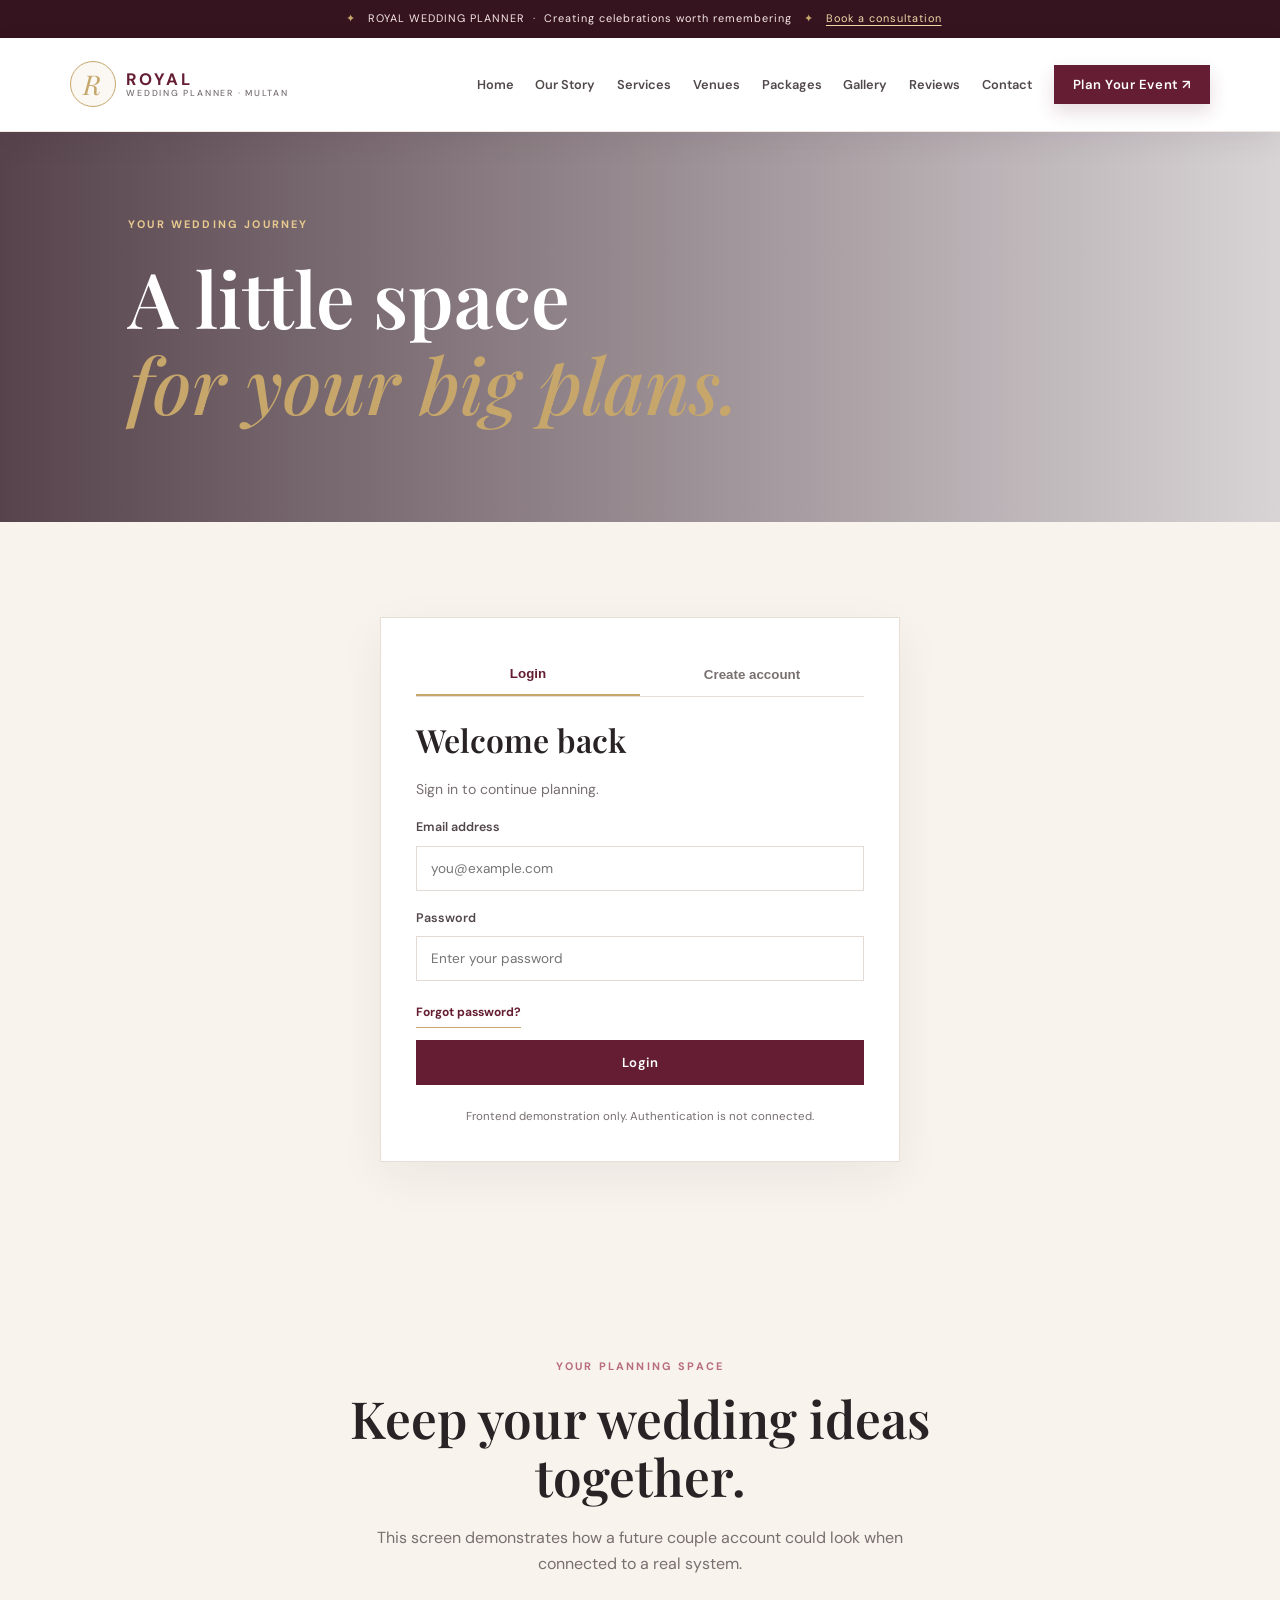
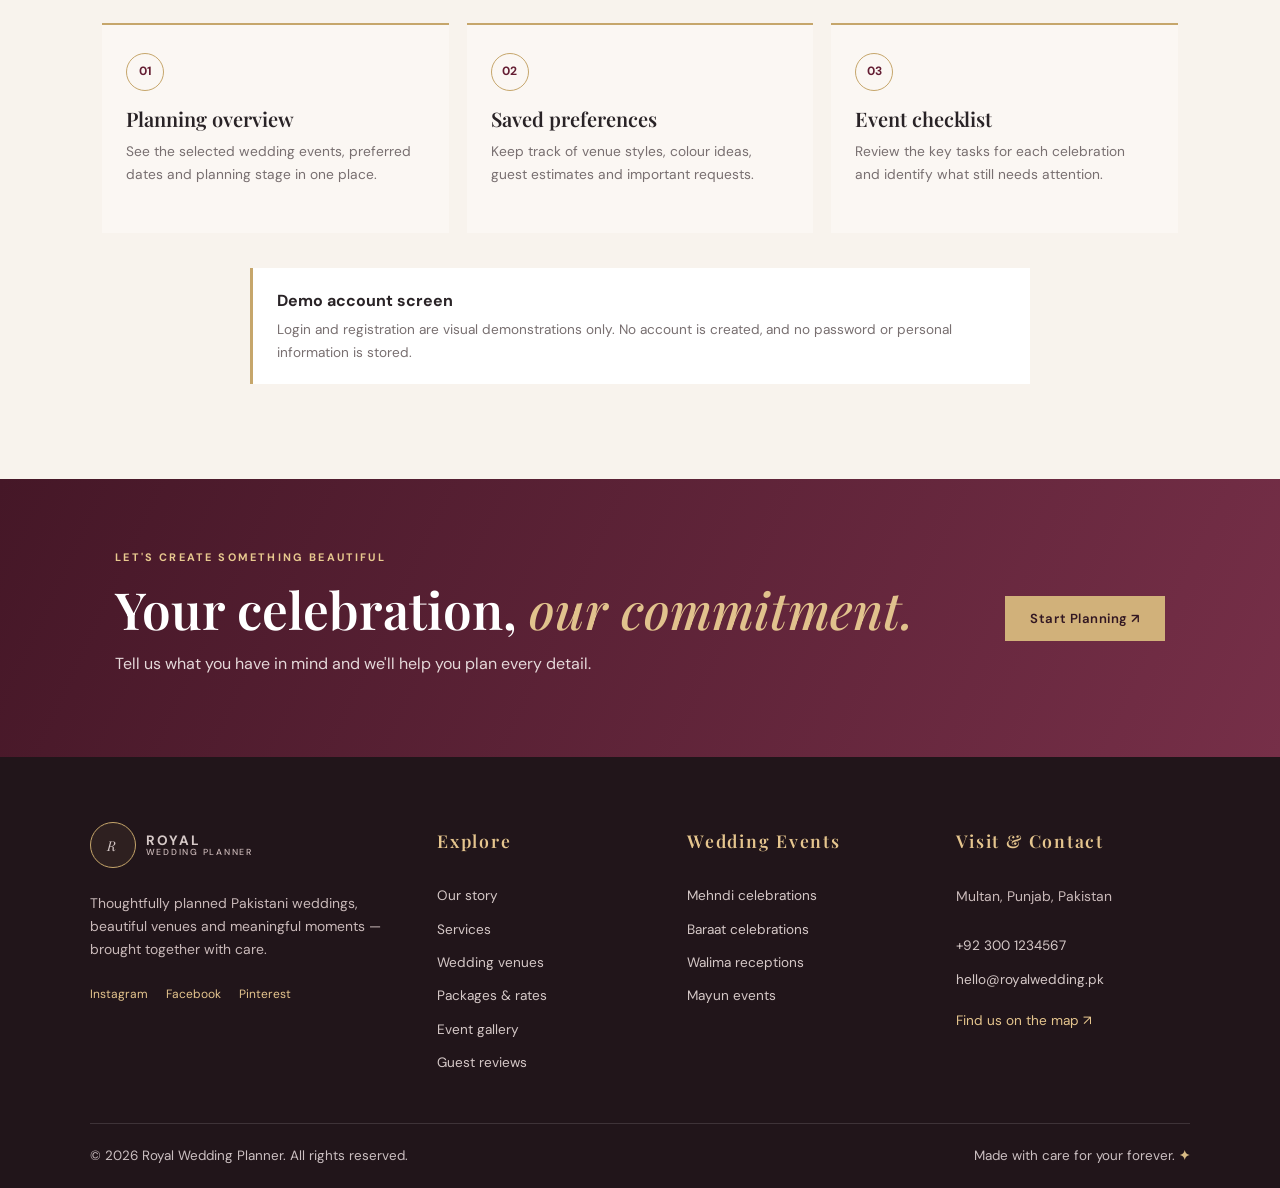
<file: account.html>
<!DOCTYPE html>
<html lang="en">
<head>
    <meta charset="utf-8" />
    <meta name="viewport" content="width=device-width, initial-scale=1.0" />
    <title>Login / Register | Royal Wedding</title>
    <link rel="preconnect" href="https://fonts.googleapis.com">
    <link rel="preconnect" href="https://fonts.gstatic.com" crossorigin>
    <link href="https://fonts.googleapis.com/css2?family=DM+Sans:wght@400;500;600;700&family=Playfair+Display:wght@500;600;700&display=swap" rel="stylesheet">
    <link rel="stylesheet" href="css/site.css"  />
</head>
<body>
    <div class="announcement"><span>✦</span> ROYAL WEDDING PLANNER &nbsp;·&nbsp; Creating celebrations worth remembering <span>✦</span> <a href="booking.html">Book a consultation</a></div>
<header class="site-header">
  <a class="brand" href="index.html" aria-label="Royal Wedding home">
    <span class="brand-mark">R</span><span>ROYAL <small>WEDDING PLANNER · MULTAN</small></span>
  </a>
  <button class="menu-toggle" id="menuToggle" aria-label="Open navigation" aria-expanded="false">☰</button>
  <nav class="main-nav" id="mainNav">
    <a href="index.html">Home</a><a href="about.html">Our Story</a><a href="services.html">Services</a><a href="venues.html">Venues</a>
    <a href="packages.html">Packages</a><a href="gallery.html">Gallery</a><a href="testimonials.html">Reviews</a>
    <a href="contact.html">Contact</a><a class="btn btn-small nav-book" href="booking.html">Plan Your Event ↗</a>
  </nav>
</header>

    <main>
        <section class="page-hero account-hero"><div><span class="eyebrow light-eyebrow">YOUR WEDDING JOURNEY</span><h1>A little space<br /><em>for your big plans.</em></h1></div></section>
<section class="section account-wrap"><div class="account-card"><div class="tab-switch"><button class="account-tab active" data-tab="login">Login</button><button class="account-tab" data-tab="register">Create account</button></div>
<form class="account-form active" id="loginForm"><h2>Welcome back</h2><p class="muted">Sign in to continue planning.</p><label>Email address<input type="email" required placeholder="you@example.com" /></label><label>Password<input type="password" required placeholder="Enter your password" /></label><a class="text-link small-link" href="#">Forgot password?</a><button class="btn" type="submit">Login</button><p class="form-message"></p></form>
<form class="account-form" id="registerForm"><h2>Create your account</h2><p class="muted">Let's make room for your plans.</p><label>Full name<input required placeholder="Your full name" /></label><label>Email address<input type="email" required placeholder="you@example.com" /></label><label>Phone number<input type="tel" placeholder="+92 3XX XXXXXXX" /></label><label>Password<input type="password" required minlength="6" placeholder="At least 6 characters" /></label><button class="btn" type="submit">Create account</button><p class="form-message"></p></form>
<p class="demo-note">Frontend demonstration only. Authentication is not connected.</p></div></section>

    
<section class="section account-benefits-section soft-section"><div class="center-heading"><span class="eyebrow">YOUR PLANNING SPACE</span><h2>Keep your wedding ideas together.</h2><p>This screen demonstrates how a future couple account could look when connected to a real system.</p></div><div class="account-benefit-grid"><article><b>01</b><h3>Planning overview</h3><p>See the selected wedding events, preferred dates and planning stage in one place.</p></article><article><b>02</b><h3>Saved preferences</h3><p>Keep track of venue styles, colour ideas, guest estimates and important requests.</p></article><article><b>03</b><h3>Event checklist</h3><p>Review the key tasks for each celebration and identify what still needs attention.</p></article></div><div class="demo-warning"><strong>Demo account screen</strong><p>Login and registration are visual demonstrations only. No account is created, and no password or personal information is stored.</p></div></section>

</main>

    <section class="footer-cta">
  <div><span class="eyebrow light-eyebrow">LET'S CREATE SOMETHING BEAUTIFUL</span><h2>Your celebration, <em>our commitment.</em></h2><p>Tell us what you have in mind and we'll help you plan every detail.</p></div>
  <a class="btn footer-cta-btn" href="booking.html">Start Planning ↗</a>
</section>
<footer class="footer">
  <div class="footer-main">
    <div class="footer-brand-col"><a class="brand brand-light" href="index.html"><span class="brand-mark">R</span><span>ROYAL <small>WEDDING PLANNER</small></span></a>
      <p>Thoughtfully planned Pakistani weddings, beautiful venues and meaningful moments — brought together with care.</p>
      <div class="footer-social"><a href="#">Instagram</a><a href="#">Facebook</a><a href="#">Pinterest</a></div>
    </div>
    <div><h4>Explore</h4><a href="about.html">Our story</a><a href="services.html">Services</a><a href="venues.html">Wedding venues</a><a href="packages.html">Packages & rates</a><a href="gallery.html">Event gallery</a><a href="testimonials.html">Guest reviews</a></div>
    <div><h4>Wedding Events</h4><a href="index.html#mehndi-halls">Mehndi celebrations</a><a href="index.html#baraat-halls">Baraat celebrations</a><a href="index.html#walima-halls">Walima receptions</a><a href="index.html#mayun-halls">Mayun events</a></div>
    <div><h4>Visit & Contact</h4><p class="footer-contact">Multan, Punjab, Pakistan</p><a href="tel:+923001234567">+92 300 1234567</a><a href="mailto:hello@royalwedding.pk">hello@royalwedding.pk</a><a class="footer-map" href="https://maps.google.com/?q=Multan" target="_blank" rel="noopener">Find us on the map ↗</a></div>
  </div>
  <div class="footer-bottom"><span>© 2026 Royal Wedding Planner. All rights reserved.</span><span>Made with care for your forever. <b>✦</b></span></div>
</footer>
    <script src="js/site.js" ></script>

</body>
</html>
</file>
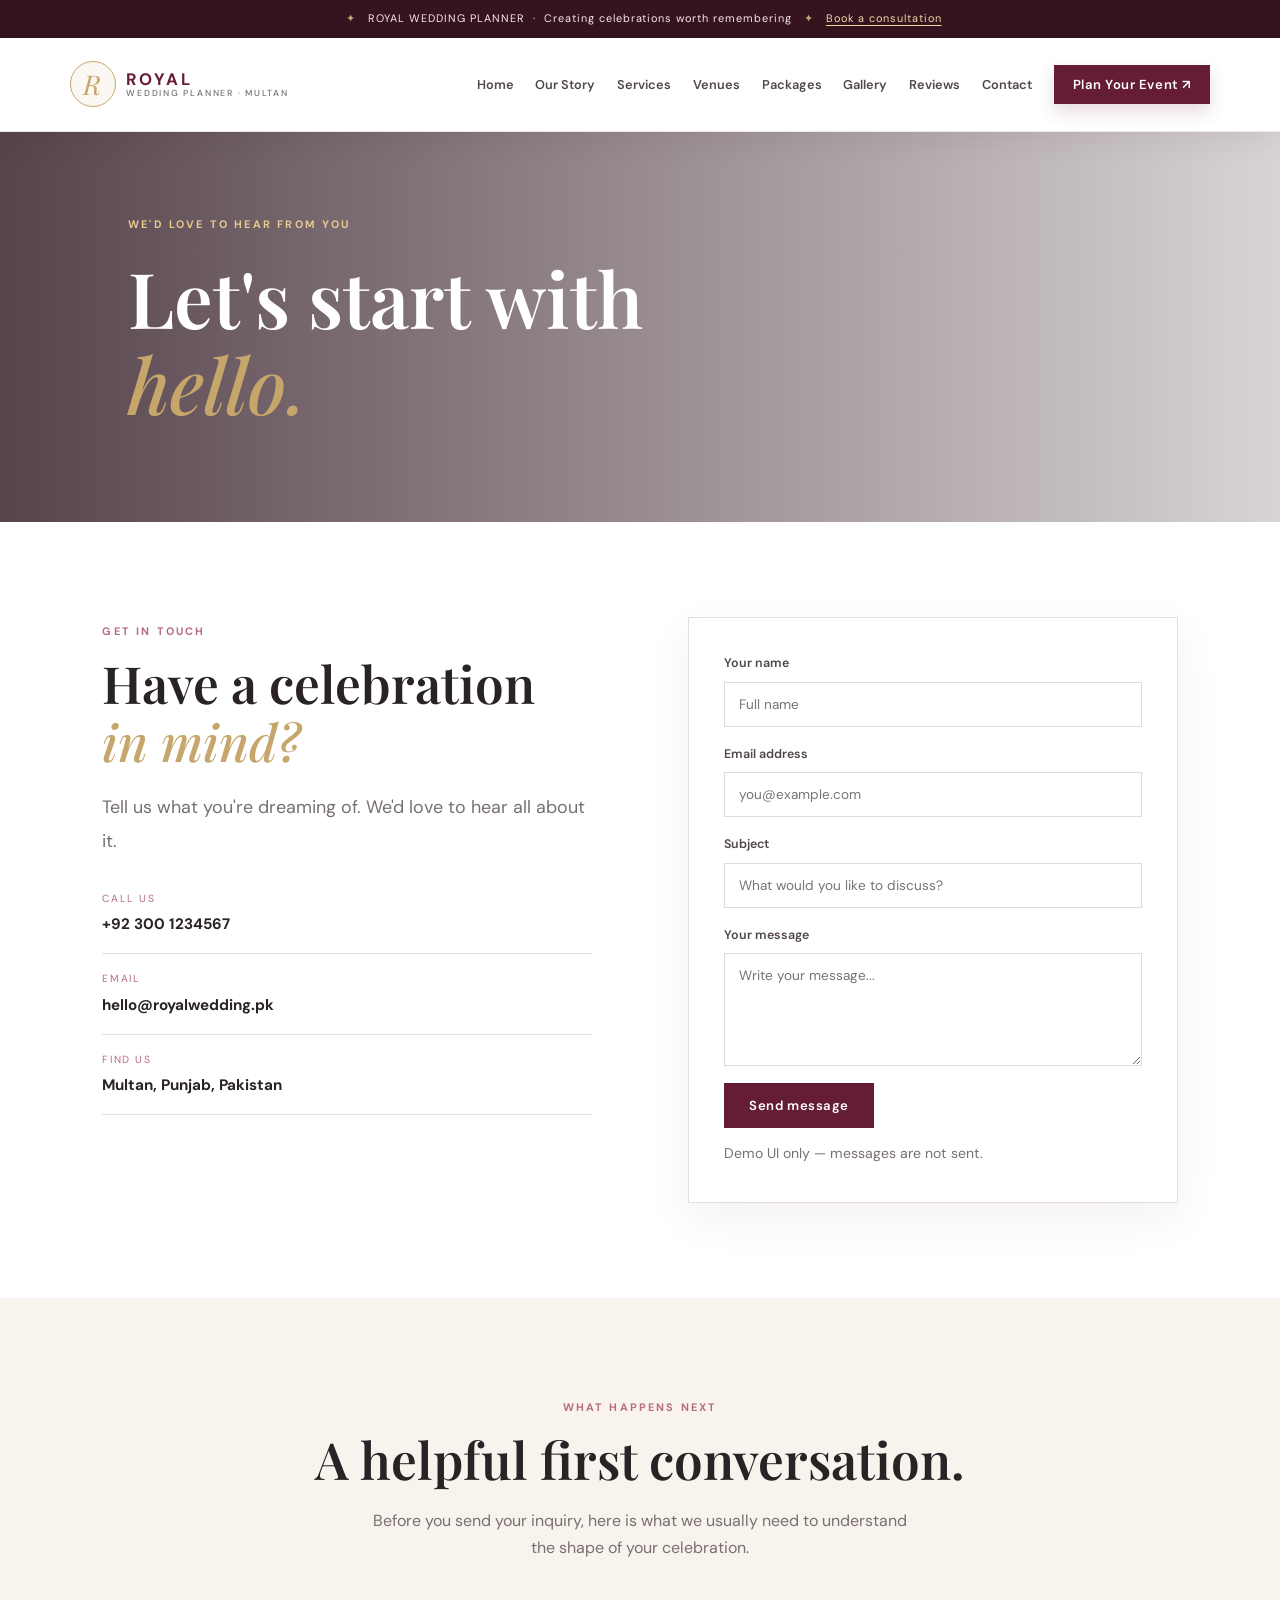
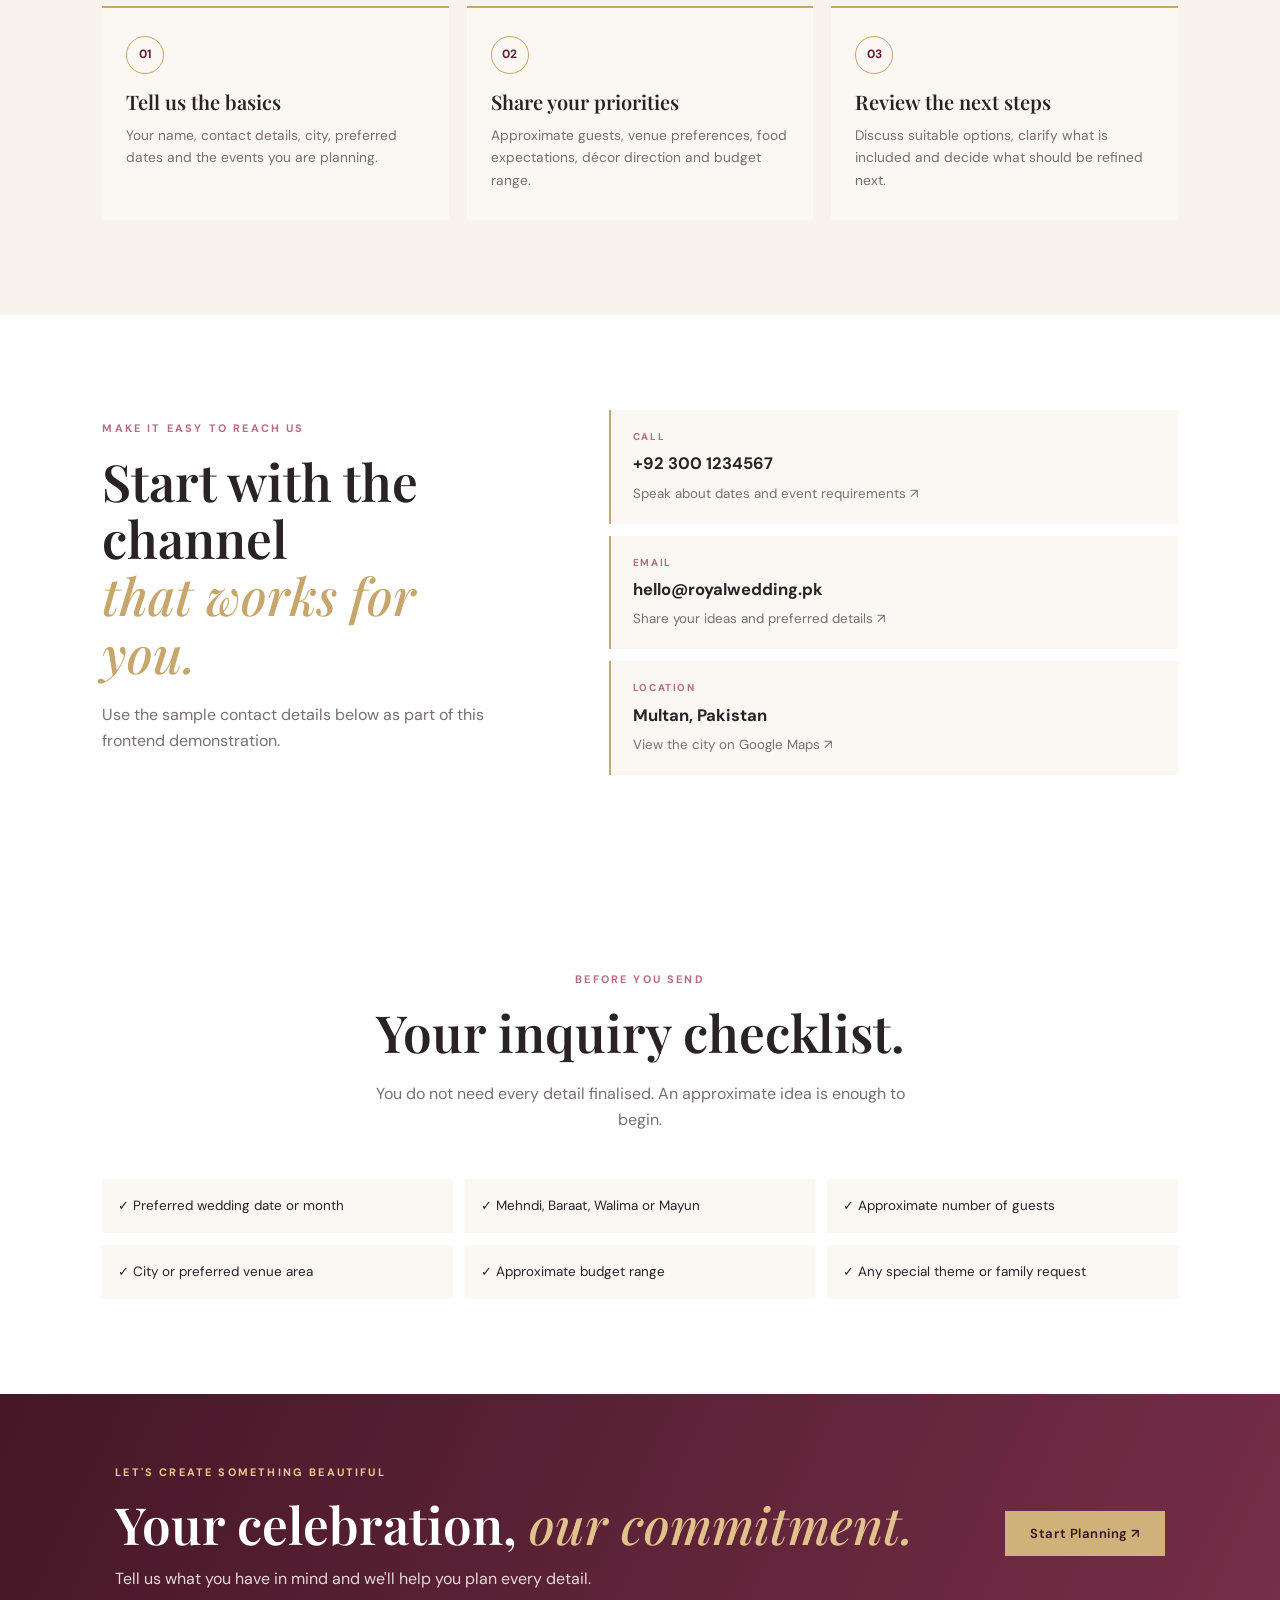
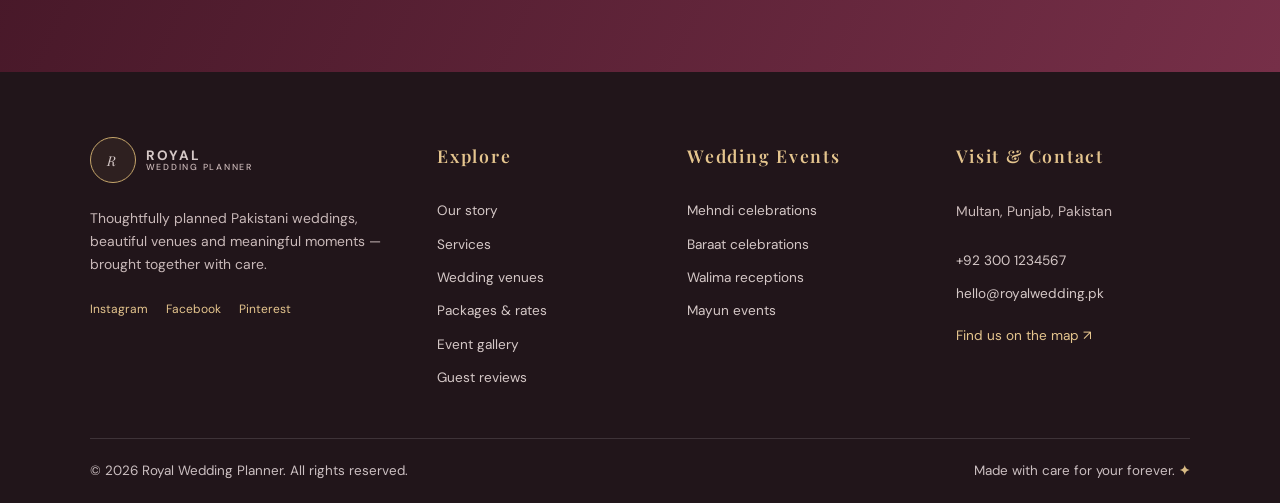
<file: contact.html>
<!DOCTYPE html>
<html lang="en">
<head>
    <meta charset="utf-8" />
    <meta name="viewport" content="width=device-width, initial-scale=1.0" />
    <title>Contact | Royal Wedding</title>
    <link rel="preconnect" href="https://fonts.googleapis.com">
    <link rel="preconnect" href="https://fonts.gstatic.com" crossorigin>
    <link href="https://fonts.googleapis.com/css2?family=DM+Sans:wght@400;500;600;700&family=Playfair+Display:wght@500;600;700&display=swap" rel="stylesheet">
    <link rel="stylesheet" href="css/site.css"  />
</head>
<body>
    <div class="announcement"><span>✦</span> ROYAL WEDDING PLANNER &nbsp;·&nbsp; Creating celebrations worth remembering <span>✦</span> <a href="booking.html">Book a consultation</a></div>
<header class="site-header">
  <a class="brand" href="index.html" aria-label="Royal Wedding home">
    <span class="brand-mark">R</span><span>ROYAL <small>WEDDING PLANNER · MULTAN</small></span>
  </a>
  <button class="menu-toggle" id="menuToggle" aria-label="Open navigation" aria-expanded="false">☰</button>
  <nav class="main-nav" id="mainNav">
    <a href="index.html">Home</a><a href="about.html">Our Story</a><a href="services.html">Services</a><a href="venues.html">Venues</a>
    <a href="packages.html">Packages</a><a href="gallery.html">Gallery</a><a href="testimonials.html">Reviews</a>
    <a href="contact.html">Contact</a><a class="btn btn-small nav-book" href="booking.html">Plan Your Event ↗</a>
  </nav>
</header>

    <main>
        <section class="page-hero contact-hero"><div><span class="eyebrow light-eyebrow">WE'D LOVE TO HEAR FROM YOU</span><h1>Let's start with<br /><em>hello.</em></h1></div></section>
<section class="section contact-layout"><div><span class="eyebrow">GET IN TOUCH</span><h2>Have a celebration<br /><em>in mind?</em></h2><p class="lead">Tell us what you're dreaming of. We'd love to hear all about it.</p><div class="contact-detail"><small>CALL US</small><b>+92 300 1234567</b></div><div class="contact-detail"><small>EMAIL</small><b>hello@royalwedding.pk</b></div><div class="contact-detail"><small>FIND US</small><b>Multan, Punjab, Pakistan</b></div></div>
<form class="form-card" id="contactForm"><label>Your name<input required placeholder="Full name" /></label><label>Email address<input type="email" required placeholder="you@example.com" /></label><label>Subject<input placeholder="What would you like to discuss?" /></label><label>Your message<textarea rows="5" required placeholder="Write your message..."></textarea></label><button class="btn" type="submit">Send message</button><p class="form-message" id="contactMessage" role="status"></p><small class="muted">Demo UI only — messages are not sent.</small></form></section>

    
<section class="section contact-process-section soft-section"><div class="center-heading"><span class="eyebrow">WHAT HAPPENS NEXT</span><h2>A helpful first conversation.</h2><p>Before you send your inquiry, here is what we usually need to understand the shape of your celebration.</p></div><div class="contact-steps"><article><b>01</b><h3>Tell us the basics</h3><p>Your name, contact details, city, preferred dates and the events you are planning.</p></article><article><b>02</b><h3>Share your priorities</h3><p>Approximate guests, venue preferences, food expectations, décor direction and budget range.</p></article><article><b>03</b><h3>Review the next steps</h3><p>Discuss suitable options, clarify what is included and decide what should be refined next.</p></article></div></section>
<section class="section contact-info-band"><div><span class="eyebrow">MAKE IT EASY TO REACH US</span><h2>Start with the channel<br><em>that works for you.</em></h2><p>Use the sample contact details below as part of this frontend demonstration.</p></div><div class="contact-method-grid"><a href="tel:+923001234567"><span>CALL</span><strong>+92 300 1234567</strong><small>Speak about dates and event requirements ↗</small></a><a href="mailto:hello@royalwedding.pk"><span>EMAIL</span><strong>hello@royalwedding.pk</strong><small>Share your ideas and preferred details ↗</small></a><a href="https://maps.google.com/?q=Multan" target="_blank" rel="noopener"><span>LOCATION</span><strong>Multan, Pakistan</strong><small>View the city on Google Maps ↗</small></a></div></section>
<section class="section contact-checklist-section"><div class="center-heading"><span class="eyebrow">BEFORE YOU SEND</span><h2>Your inquiry checklist.</h2><p>You do not need every detail finalised. An approximate idea is enough to begin.</p></div><div class="contact-checklist"><span>✓ Preferred wedding date or month</span><span>✓ Mehndi, Baraat, Walima or Mayun</span><span>✓ Approximate number of guests</span><span>✓ City or preferred venue area</span><span>✓ Approximate budget range</span><span>✓ Any special theme or family request</span></div></section>

</main>

    <section class="footer-cta">
  <div><span class="eyebrow light-eyebrow">LET'S CREATE SOMETHING BEAUTIFUL</span><h2>Your celebration, <em>our commitment.</em></h2><p>Tell us what you have in mind and we'll help you plan every detail.</p></div>
  <a class="btn footer-cta-btn" href="booking.html">Start Planning ↗</a>
</section>
<footer class="footer">
  <div class="footer-main">
    <div class="footer-brand-col"><a class="brand brand-light" href="index.html"><span class="brand-mark">R</span><span>ROYAL <small>WEDDING PLANNER</small></span></a>
      <p>Thoughtfully planned Pakistani weddings, beautiful venues and meaningful moments — brought together with care.</p>
      <div class="footer-social"><a href="#">Instagram</a><a href="#">Facebook</a><a href="#">Pinterest</a></div>
    </div>
    <div><h4>Explore</h4><a href="about.html">Our story</a><a href="services.html">Services</a><a href="venues.html">Wedding venues</a><a href="packages.html">Packages & rates</a><a href="gallery.html">Event gallery</a><a href="testimonials.html">Guest reviews</a></div>
    <div><h4>Wedding Events</h4><a href="index.html#mehndi-halls">Mehndi celebrations</a><a href="index.html#baraat-halls">Baraat celebrations</a><a href="index.html#walima-halls">Walima receptions</a><a href="index.html#mayun-halls">Mayun events</a></div>
    <div><h4>Visit & Contact</h4><p class="footer-contact">Multan, Punjab, Pakistan</p><a href="tel:+923001234567">+92 300 1234567</a><a href="mailto:hello@royalwedding.pk">hello@royalwedding.pk</a><a class="footer-map" href="https://maps.google.com/?q=Multan" target="_blank" rel="noopener">Find us on the map ↗</a></div>
  </div>
  <div class="footer-bottom"><span>© 2026 Royal Wedding Planner. All rights reserved.</span><span>Made with care for your forever. <b>✦</b></span></div>
</footer>
    <script src="js/site.js" ></script>

</body>
</html>
</file>
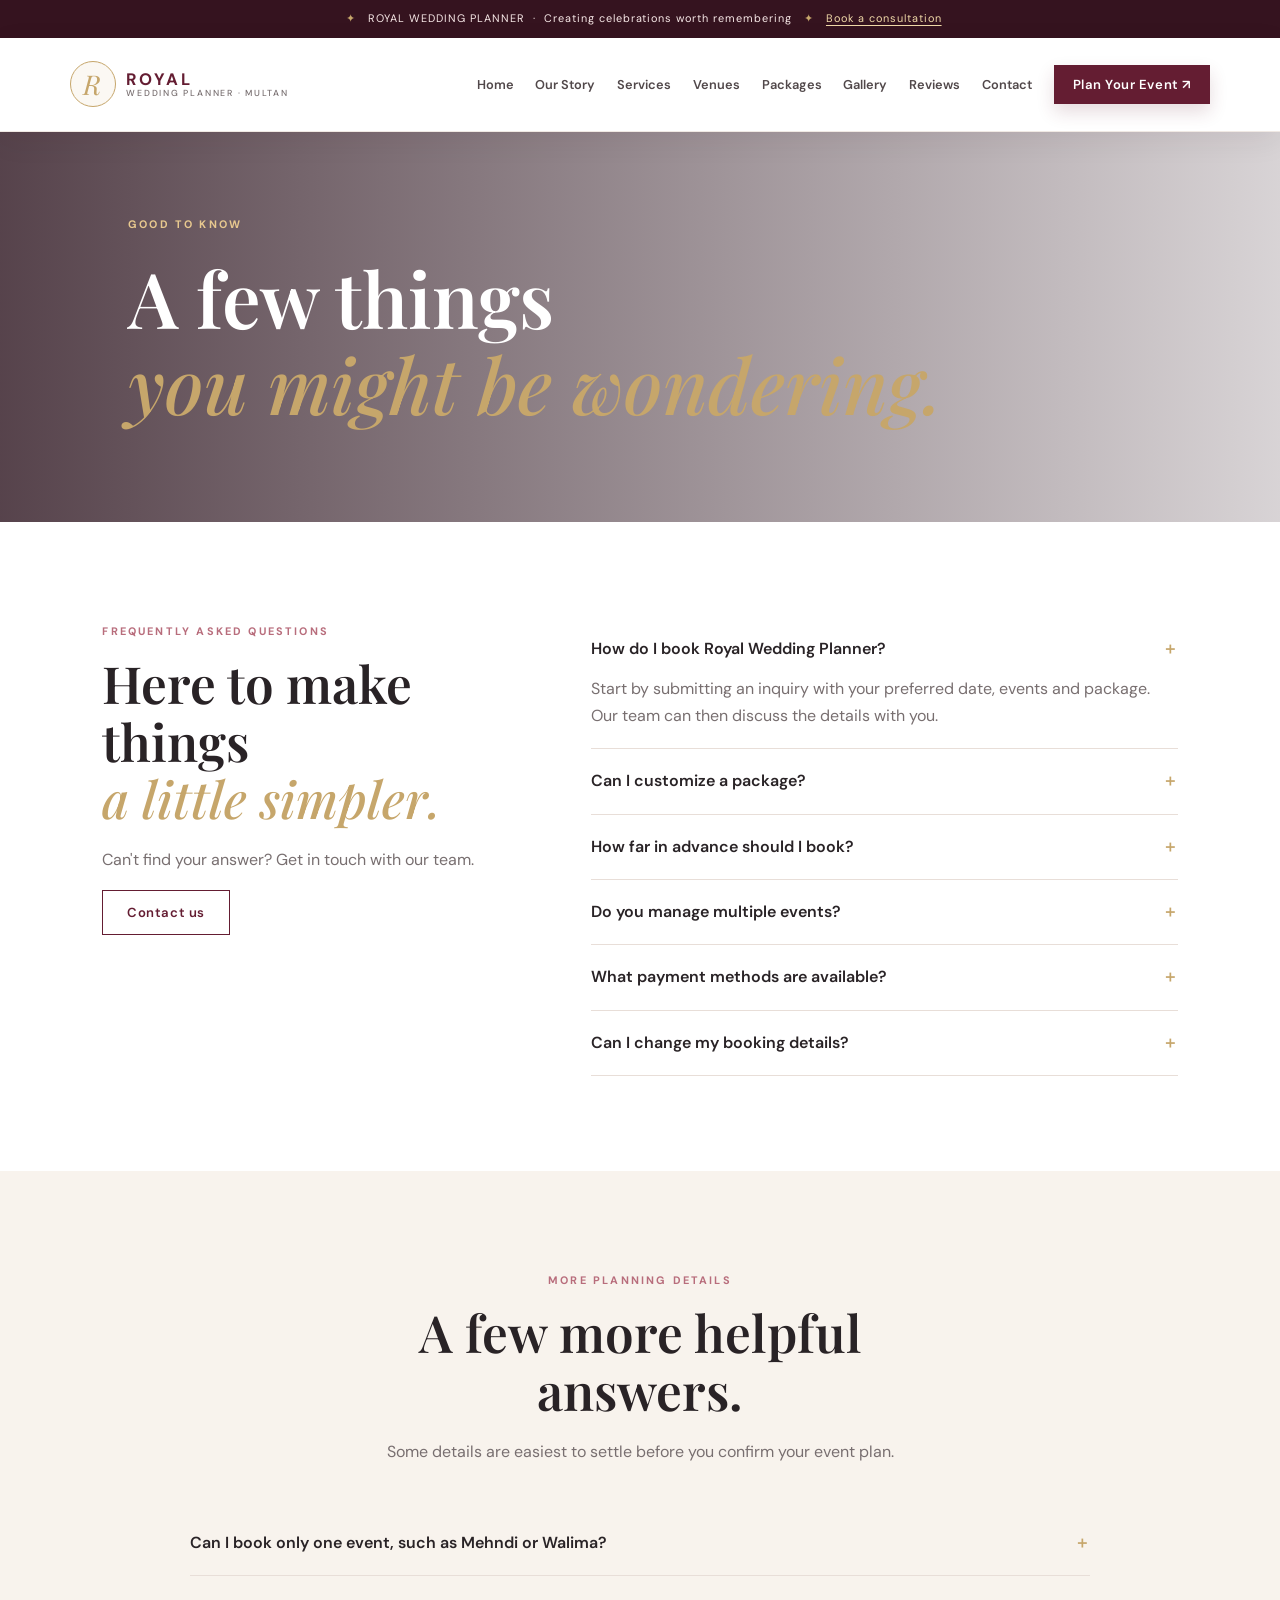
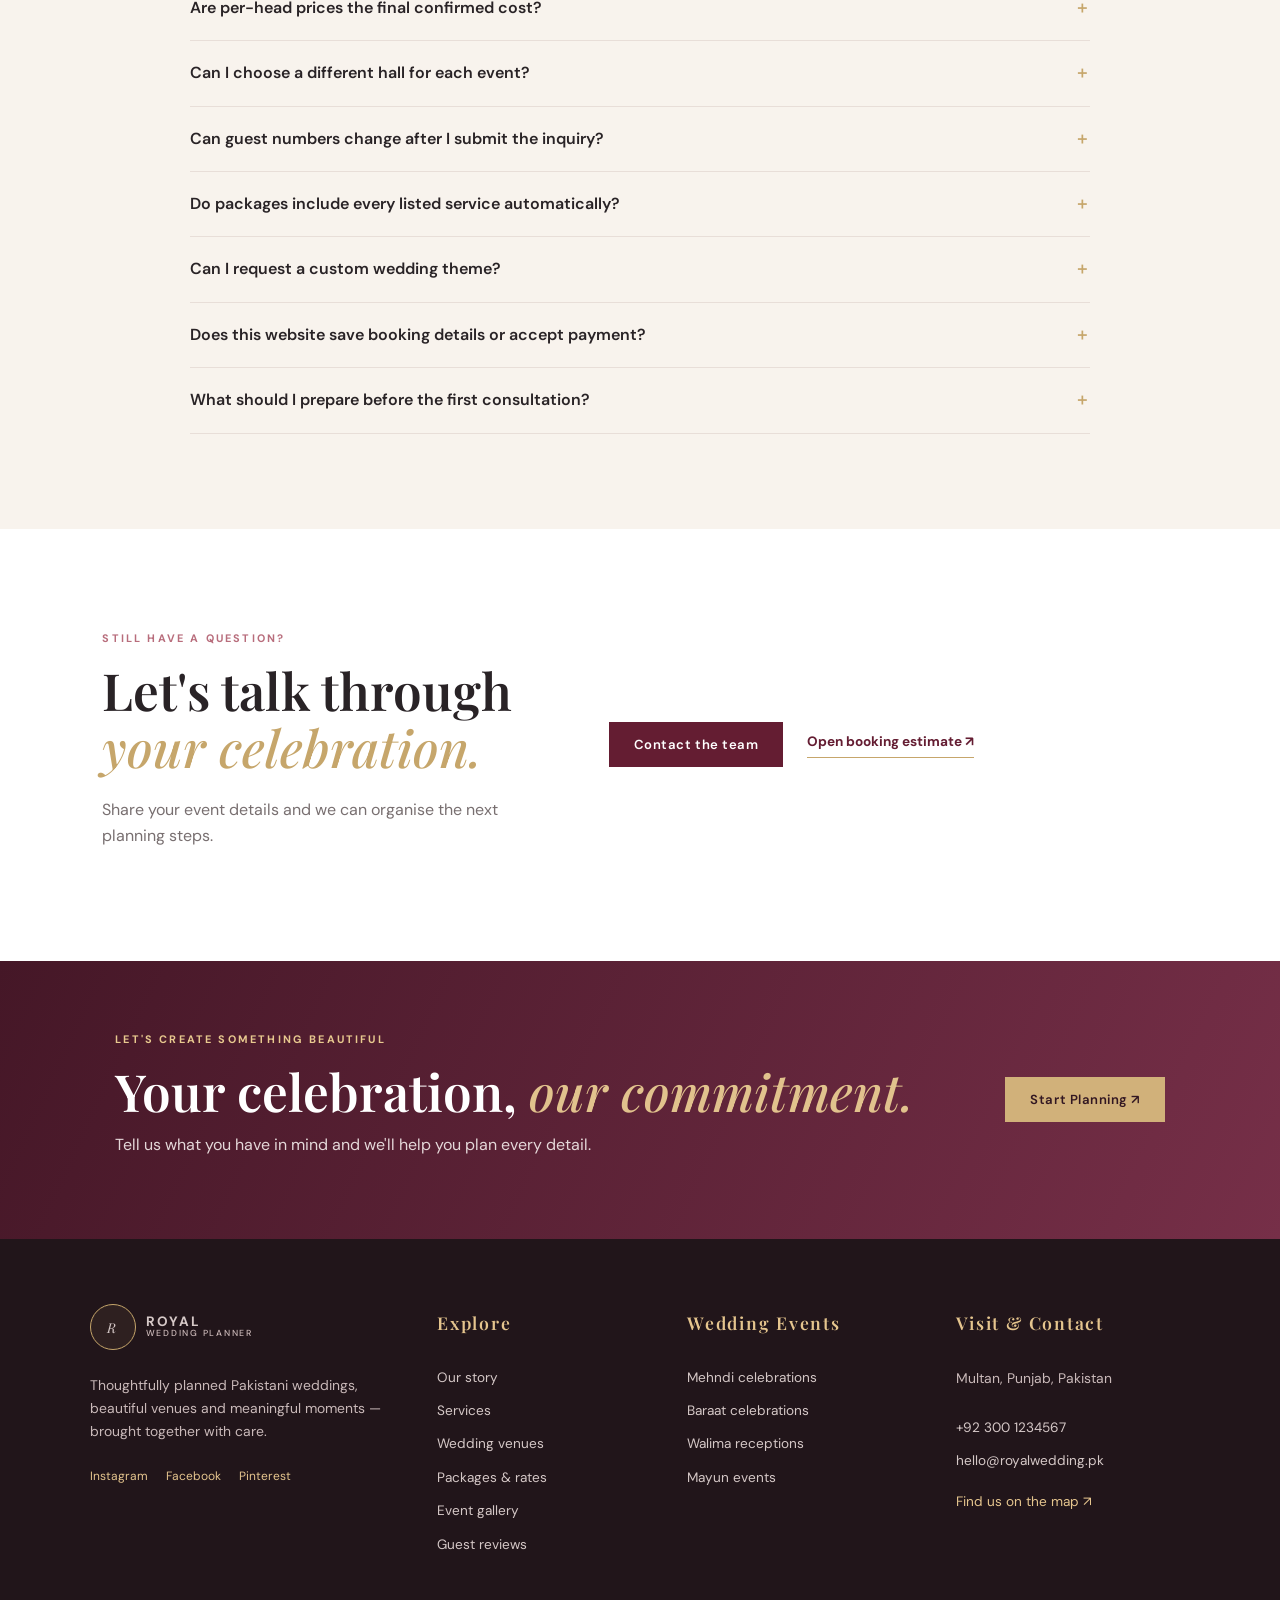
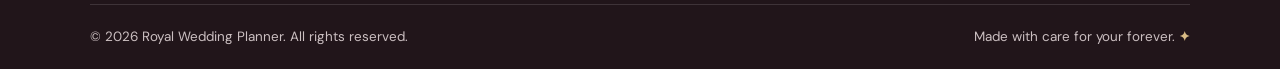
<file: faq.html>
<!DOCTYPE html>
<html lang="en">
<head>
    <meta charset="utf-8" />
    <meta name="viewport" content="width=device-width, initial-scale=1.0" />
    <title>FAQs | Royal Wedding</title>
    <link rel="preconnect" href="https://fonts.googleapis.com">
    <link rel="preconnect" href="https://fonts.gstatic.com" crossorigin>
    <link href="https://fonts.googleapis.com/css2?family=DM+Sans:wght@400;500;600;700&family=Playfair+Display:wght@500;600;700&display=swap" rel="stylesheet">
    <link rel="stylesheet" href="css/site.css"  />
</head>
<body>
    <div class="announcement"><span>✦</span> ROYAL WEDDING PLANNER &nbsp;·&nbsp; Creating celebrations worth remembering <span>✦</span> <a href="booking.html">Book a consultation</a></div>
<header class="site-header">
  <a class="brand" href="index.html" aria-label="Royal Wedding home">
    <span class="brand-mark">R</span><span>ROYAL <small>WEDDING PLANNER · MULTAN</small></span>
  </a>
  <button class="menu-toggle" id="menuToggle" aria-label="Open navigation" aria-expanded="false">☰</button>
  <nav class="main-nav" id="mainNav">
    <a href="index.html">Home</a><a href="about.html">Our Story</a><a href="services.html">Services</a><a href="venues.html">Venues</a>
    <a href="packages.html">Packages</a><a href="gallery.html">Gallery</a><a href="testimonials.html">Reviews</a>
    <a href="contact.html">Contact</a><a class="btn btn-small nav-book" href="booking.html">Plan Your Event ↗</a>
  </nav>
</header>

    <main>
        <section class="page-hero faq-hero"><div><span class="eyebrow light-eyebrow">GOOD TO KNOW</span><h1>A few things<br /><em>you might be wondering.</em></h1></div></section>
<section class="section faq-layout"><div><span class="eyebrow">FREQUENTLY ASKED QUESTIONS</span><h2>Here to make things<br /><em>a little simpler.</em></h2><p>Can't find your answer? Get in touch with our team.</p><a class="btn btn-outline" href="contact.html">Contact us</a></div><div class="faq-list">
<details open><summary>How do I book Royal Wedding Planner?<span>＋</span></summary><p>Start by submitting an inquiry with your preferred date, events and package. Our team can then discuss the details with you.</p></details>
<details><summary>Can I customize a package?<span>＋</span></summary><p>Yes. Packages are starting points. You can discuss services and arrangements that fit your celebration.</p></details>
<details><summary>How far in advance should I book?<span>＋</span></summary><p>Earlier is generally better, especially for popular wedding dates. Contact us to discuss your preferred schedule.</p></details>
<details><summary>Do you manage multiple events?<span>＋</span></summary><p>Yes, the planning concept supports multiple events on the same day, subject to the final schedule and resources.</p></details>
<details><summary>What payment methods are available?<span>＋</span></summary><p>Payment arrangements can be discussed during consultation. This demo website does not process payments.</p></details>
<details><summary>Can I change my booking details?<span>＋</span></summary><p>Changes can be discussed with the planning team and depend on availability and the agreed arrangements.</p></details>
</div></section>

    
<section class="section faq-extra-section soft-section"><div class="center-heading"><span class="eyebrow">MORE PLANNING DETAILS</span><h2>A few more helpful answers.</h2><p>Some details are easiest to settle before you confirm your event plan.</p></div><div class="faq-list faq-list-wide">
<details><summary>Can I book only one event, such as Mehndi or Walima?<span>＋</span></summary><p>Yes. You can plan a single event or combine several events. Select the relevant event on the booking page to see a separate estimate for each one.</p></details>
<details><summary>Are per-head prices the final confirmed cost?<span>＋</span></summary><p>No. The per-head figures shown here are sample UI rates. Final costs depend on the confirmed menu, venue, date, guest count and agreed inclusions.</p></details>
<details><summary>Can I choose a different hall for each event?<span>＋</span></summary><p>Yes. The booking estimate allows a separate hall choice for Mehndi, Baraat, Walima and Mayun.</p></details>
<details><summary>Can guest numbers change after I submit the inquiry?<span>＋</span></summary><p>Guest numbers can be discussed during planning. Any change may affect catering, seating and the final estimate.</p></details>
<details><summary>Do packages include every listed service automatically?<span>＋</span></summary><p>Packages are illustrative starting points. Review their inclusions carefully and confirm the final list of services before making a decision.</p></details>
<details><summary>Can I request a custom wedding theme?<span>＋</span></summary><p>Yes. Share colour ideas, inspiration images, cultural preferences and any special requirements in your inquiry.</p></details>
<details><summary>Does this website save booking details or accept payment?<span>＋</span></summary><p>No. This version is a frontend-only demonstration. Forms show sample feedback and calculate estimates in the browser; they do not store information or process payments.</p></details>
<details><summary>What should I prepare before the first consultation?<span>＋</span></summary><p>It helps to have your possible dates, event names, approximate guest counts, preferred city, budget range and a few visual ideas ready.</p></details>
</div></section>
<section class="section faq-cta-section"><div><span class="eyebrow">STILL HAVE A QUESTION?</span><h2>Let's talk through<br><em>your celebration.</em></h2><p>Share your event details and we can organise the next planning steps.</p></div><div class="faq-cta-actions"><a class="btn" href="contact.html">Contact the team</a><a class="text-link" href="booking.html">Open booking estimate ↗</a></div></section>

</main>

    <section class="footer-cta">
  <div><span class="eyebrow light-eyebrow">LET'S CREATE SOMETHING BEAUTIFUL</span><h2>Your celebration, <em>our commitment.</em></h2><p>Tell us what you have in mind and we'll help you plan every detail.</p></div>
  <a class="btn footer-cta-btn" href="booking.html">Start Planning ↗</a>
</section>
<footer class="footer">
  <div class="footer-main">
    <div class="footer-brand-col"><a class="brand brand-light" href="index.html"><span class="brand-mark">R</span><span>ROYAL <small>WEDDING PLANNER</small></span></a>
      <p>Thoughtfully planned Pakistani weddings, beautiful venues and meaningful moments — brought together with care.</p>
      <div class="footer-social"><a href="#">Instagram</a><a href="#">Facebook</a><a href="#">Pinterest</a></div>
    </div>
    <div><h4>Explore</h4><a href="about.html">Our story</a><a href="services.html">Services</a><a href="venues.html">Wedding venues</a><a href="packages.html">Packages & rates</a><a href="gallery.html">Event gallery</a><a href="testimonials.html">Guest reviews</a></div>
    <div><h4>Wedding Events</h4><a href="index.html#mehndi-halls">Mehndi celebrations</a><a href="index.html#baraat-halls">Baraat celebrations</a><a href="index.html#walima-halls">Walima receptions</a><a href="index.html#mayun-halls">Mayun events</a></div>
    <div><h4>Visit & Contact</h4><p class="footer-contact">Multan, Punjab, Pakistan</p><a href="tel:+923001234567">+92 300 1234567</a><a href="mailto:hello@royalwedding.pk">hello@royalwedding.pk</a><a class="footer-map" href="https://maps.google.com/?q=Multan" target="_blank" rel="noopener">Find us on the map ↗</a></div>
  </div>
  <div class="footer-bottom"><span>© 2026 Royal Wedding Planner. All rights reserved.</span><span>Made with care for your forever. <b>✦</b></span></div>
</footer>
    <script src="js/site.js" ></script>

</body>
</html>
</file>
<file: css/site.css>
:root{--wine:#641d32;--wine2:#7b3048;--rose:#b86d7c;--gold:#c6a66b;--cream:#f8f3ed;--blush:#f4e5e4;--ink:#292326;--muted:#786f70;--white:#fff;--line:#e8ded8}
*{box-sizing:border-box}html{scroll-behavior:smooth}body{margin:0;color:var(--ink);font-family:"DM Sans",sans-serif;background:#fff;line-height:1.65}a{color:inherit;text-decoration:none}img{display:block;max-width:100%}h1,h2,h3,.brand{font-family:"Playfair Display",serif;font-weight:600;line-height:1.12}h1{font-size:clamp(3rem,7vw,6.2rem);margin:18px 0}h2{font-size:clamp(2.1rem,4vw,3.5rem);margin:12px 0 20px}h3{font-size:1.7rem;margin:10px 0}p{color:var(--muted);margin:0 0 16px}.announcement{text-align:center;background:var(--wine);color:#f8e9e8;font-size:.72rem;letter-spacing:.13em;padding:8px 15px}.announcement span{color:var(--gold);padding:0 8px}.site-header{height:86px;padding:0 6.5%;display:flex;align-items:center;justify-content:space-between;background:#fff;position:relative;z-index:10;border-bottom:1px solid #f0e9e4}.brand{display:flex;align-items:center;gap:10px;color:var(--wine);font-family:"DM Sans",sans-serif;font-size:1rem;letter-spacing:.12em;font-weight:700}.brand small{display:block;font-size:.55rem;letter-spacing:.2em;color:var(--muted);font-weight:500}.brand-mark{width:39px;height:39px;border:1px solid var(--gold);border-radius:50%;display:grid;place-items:center;font:italic 1.5rem "Playfair Display";color:var(--gold)}.main-nav{display:flex;align-items:center;gap:25px;font-size:.83rem}.main-nav>a:not(.btn){color:#51484a}.main-nav>a:hover,.text-link:hover{color:var(--rose)}.nav-login{margin-left:8px}.menu-toggle{display:none;border:0;background:none;font-size:1.5rem;color:var(--wine)}.btn{display:inline-flex;align-items:center;justify-content:center;background:var(--wine);color:#fff;border:1px solid var(--wine);padding:13px 24px;font:600 .82rem "DM Sans";letter-spacing:.04em;cursor:pointer;transition:.2s}.btn:hover{background:var(--wine2);transform:translateY(-2px);color:#fff}.btn-small{padding:10px 18px}.btn-outline{background:transparent;color:var(--wine)}.btn-outline:hover{color:#fff}.text-link{font-size:.85rem;font-weight:700;color:var(--wine);border-bottom:1px solid var(--gold);padding-bottom:4px}.hero{min-height:650px;position:relative;display:flex;align-items:center;padding:8% 10%;background:url("https://images.unsplash.com/photo-1519741497674-611481863552?w=2000") center/cover}.hero-overlay{position:absolute;inset:0;background:linear-gradient(90deg,rgba(35,13,22,.82),rgba(45,17,27,.35),rgba(45,17,27,.05))}.hero-content{position:relative;color:white;max-width:700px}.hero-content p{color:#f1e8e5;max-width:520px;font-size:1.05rem}.hero h1 em,.page-hero h1 em,.quote-band h2 em,h2 em{font-weight:500;color:var(--gold)}.eyebrow{font-size:.68rem;letter-spacing:.2em;color:var(--rose);font-weight:700}.light-eyebrow{color:#e8c98f}.hero-actions{display:flex;align-items:center;gap:28px;margin-top:32px}.light-link{color:#fff;border-color:var(--gold)}.hero-note{position:absolute;right:5%;bottom:30px;color:#fff;font-size:.65rem;letter-spacing:.2em;writing-mode:vertical-rl}.section{padding:95px 8%}.intro-section{display:grid;grid-template-columns:1.1fr .9fr;gap:9%;align-items:center}.lead{font-size:1.12rem;line-height:1.9}.soft-section{background:var(--cream)}.section-heading{display:flex;align-items:end;justify-content:space-between;gap:30px;margin-bottom:35px}.service-grid{display:grid;grid-template-columns:repeat(3,1fr);gap:24px}.service-card{background:#fff}.service-card img{height:260px;width:100%;object-fit:cover}.service-card div{padding:22px 24px 26px}.service-card span,.package-label{color:var(--rose);font-size:.65rem;letter-spacing:.17em;font-weight:700}.service-card p{font-size:.9rem}.center-heading{text-align:center;max-width:650px;margin:0 auto 45px}.center-heading p{max-width:540px;margin:auto}.package-preview{background:#fff}.package-grid{display:grid;grid-template-columns:repeat(3,1fr);gap:20px;align-items:stretch}.package-card{border:1px solid var(--line);padding:34px 28px;background:#fff;position:relative}.package-card.featured{background:#fbf5f1;border-color:var(--gold)}.package-card h3{font-size:2.2rem;margin:15px 0}.price{font:600 1.3rem "DM Sans";color:var(--wine);margin:10px 0}.price small{display:block;font:400 .7rem "DM Sans";color:var(--muted)}.package-card ul{padding-left:18px;color:var(--muted);font-size:.85rem;line-height:2.2;margin:20px 0 25px}.package-card .text-link{display:inline-block;margin-top:15px}.center-action{text-align:center;margin-top:35px}.quote-band{text-align:center;padding:90px 20px;background:var(--wine);color:white}.quote-band h2{margin:18px 0 28px}.quote-band p{color:#eadcdd}.footer{background:#26151c;color:#fff;padding:60px 8% 20px}.footer-top{display:grid;grid-template-columns:1.5fr 1fr 1fr 1fr;gap:35px;padding-bottom:45px}.brand-light{color:#fff}.brand-light small{color:#cbb9bc}.footer p,.footer a,.footer span{color:#cbbfc1;font-size:.84rem}.footer-top>div>a:not(.brand){display:block;margin:9px 0}.footer h4{font-size:.85rem;color:var(--gold);letter-spacing:.1em}.footer-bottom{border-top:1px solid #4b3940;padding-top:18px;display:flex;justify-content:space-between;color:#a99a9e;font-size:.72rem}.page-hero{min-height:390px;display:flex;align-items:center;padding:70px 10%;background-position:center;background-size:cover;position:relative;color:white}.page-hero:before{content:"";position:absolute;inset:0;background:linear-gradient(90deg,rgba(39,14,25,.78),rgba(39,14,25,.18))}.page-hero>div{position:relative}.page-hero h1{font-size:clamp(2.8rem,6vw,5rem)}.page-hero p{color:#f3e9e8}.about-hero{background-image:url("https://images.unsplash.com/photo-1464366400600-7168b8af9bc3?w=1800")}.services-hero{background-image:url("https://images.unsplash.com/photo-1519225421980-715cb0215aed?w=1800")}.packages-hero{background-image:url("https://images.unsplash.com/photo-1519741497674-611481863552?w=1800")}.gallery-hero{background-image:url("https://images.unsplash.com/photo-1511285560929-80b456fea0bc?w=1800")}.booking-hero{background-image:url("https://images.unsplash.com/photo-1515934751635-c81c6bc9a2d8?w=1800")}.testimonials-hero{background-image:url("https://images.unsplash.com/photo-1519741497674-611481863552?w=1800")}.faq-hero{background-image:url("https://images.unsplash.com/photo-1507504031003-b417219a0fde?w=1800")}.contact-hero{background-image:url("https://images.unsplash.com/photo-1519225421980-715cb0215aed?w=1800")}.account-hero{background-image:url("https://images.unsplash.com/photo-1519741497674-611481863552?w=1800")}.two-col,.image-text,.form-layout,.contact-layout,.faq-layout{display:grid;grid-template-columns:1fr 1fr;gap:9%;align-items:start}.value-grid{display:grid;grid-template-columns:repeat(3,1fr);gap:25px}.value-grid article{padding:30px;border-top:1px solid var(--gold)}.value-grid b{color:var(--rose)}.image-text{align-items:center}.image-text img{width:100%;height:430px;object-fit:cover}.service-list{max-width:950px;margin:auto}.service-list article{display:grid;grid-template-columns:55px 1fr 30px;gap:20px;padding:26px 0;border-bottom:1px solid var(--line);align-items:start}.service-list article>span{color:var(--rose);font-size:.75rem}.service-list article h3{margin:0 0 8px}.service-list article p{margin:0}.service-list article>b{color:var(--gold)}.package-grid-four{grid-template-columns:repeat(4,1fr)}.package-grid-four .package-card{padding:28px 22px}.package-grid-four .package-card h3{font-size:1.9rem}.package-grid-four .price{font-size:1.05rem}.package-grid-four ul{padding-left:16px}.package-grid-four .btn{width:100%;padding:12px 8px;font-size:.72rem}.popular{position:absolute;top:-12px;right:15px;background:var(--gold);padding:5px 10px;color:#fff;font-size:.58rem;letter-spacing:.1em}.note-panel{margin-top:35px;background:var(--cream);padding:25px 30px}.note-panel p{margin:5px 0}.filter-row{display:flex;gap:8px;flex-wrap:wrap}.filter-btn{border:1px solid var(--line);background:#fff;padding:8px 15px;color:var(--muted);cursor:pointer;font:500 .75rem "DM Sans"}.filter-btn.active,.filter-btn:hover{background:var(--wine);color:white;border-color:var(--wine)}.gallery-grid{display:grid;grid-template-columns:repeat(3,1fr);gap:22px}.gallery-grid figure{margin:0}.gallery-grid img{width:100%;height:320px;object-fit:cover}.gallery-grid figcaption{padding:12px 0;color:var(--muted);font-size:.8rem}.form-layout{grid-template-columns:.7fr 1.3fr}.form-aside{margin-top:40px;padding:24px;background:var(--cream);border-left:3px solid var(--gold)}.form-aside p{margin:6px 0}.form-card,.account-card{padding:35px;background:#fff;border:1px solid var(--line);box-shadow:0 15px 45px rgba(57,30,38,.06)}label{display:block;font-size:.78rem;font-weight:600;color:#51464a;margin-bottom:17px}input,select,textarea{display:block;width:100%;margin-top:8px;padding:13px 14px;border:1px solid #e3d9d5;background:#fff;font:400 .85rem "DM Sans";color:var(--ink);outline:none}input:focus,select:focus,textarea:focus{border-color:var(--rose)}textarea{resize:vertical}.form-row{display:grid;grid-template-columns:1fr 1fr;gap:15px}.field-label{font-size:.78rem;font-weight:700;margin:10px 0}.check-grid{display:grid;grid-template-columns:repeat(2,1fr);gap:8px 15px;margin:12px 0 22px}.check-grid label{display:flex;align-items:center;gap:9px;font-weight:400;margin:0}.check-grid input{width:auto;margin:0;accent-color:var(--wine)}.estimate-box{background:var(--cream);padding:18px 20px;margin:20px 0;display:grid;grid-template-columns:1fr auto;gap:5px}.estimate-box span{font-size:.8rem}.estimate-box strong{color:var(--wine);font-size:1.15rem}.estimate-box small{grid-column:1/-1;color:var(--muted)}.form-message{font-size:.82rem;color:var(--wine);margin:12px 0 0}.muted{color:var(--muted);font-size:.88rem}.testimonial-grid{display:grid;grid-template-columns:repeat(3,1fr);gap:22px}.testimonial-card{padding:32px;background:var(--cream)}.testimonial-card p{font:italic 1.1rem/1.8 "Playfair Display";color:#51464a}.testimonial-card b,.testimonial-card small{display:block}.testimonial-card small{color:var(--muted);margin-top:5px}.stars{color:var(--gold);letter-spacing:.15em;margin-bottom:18px}.faq-layout{grid-template-columns:.8fr 1.2fr}.faq-list details{border-bottom:1px solid var(--line);padding:19px 0}.faq-list summary{cursor:pointer;list-style:none;font-weight:600;display:flex;justify-content:space-between;gap:20px}.faq-list summary::-webkit-details-marker{display:none}.faq-list summary span{color:var(--gold)}.faq-list details p{padding-top:14px;margin:0}.contact-layout{grid-template-columns:1fr 1fr}.contact-detail{padding:16px 0;border-bottom:1px solid var(--line)}.contact-detail small,.contact-detail b{display:block}.contact-detail small{color:var(--rose);font-size:.65rem;letter-spacing:.15em}.contact-detail b{font-size:.95rem;margin-top:5px}.account-wrap{display:flex;justify-content:center;background:var(--cream)}.account-card{width:min(100%,520px)}.tab-switch{display:grid;grid-template-columns:1fr 1fr;border-bottom:1px solid var(--line);margin-bottom:25px}.account-tab{padding:13px;border:0;background:transparent;color:var(--muted);cursor:pointer;font-weight:600}.account-tab.active{color:var(--wine);border-bottom:2px solid var(--gold)}.account-form{display:none}.account-form.active{display:block}.account-form h2{font-size:2rem}.account-form .btn{width:100%;margin-top:12px}.small-link{display:inline-block;font-size:.75rem}.demo-note{text-align:center;font-size:.72rem;color:var(--muted);margin:22px 0 0}
@media(max-width:1050px){.main-nav{gap:14px}.package-grid-four{grid-template-columns:repeat(2,1fr)}.section{padding:75px 6%}}
@media(max-width:760px){.site-header{height:72px;padding:0 5%}.menu-toggle{display:block}.main-nav{display:none;position:absolute;top:72px;left:0;right:0;background:#fff;padding:20px 6%;box-shadow:0 15px 25px #0001;flex-direction:column;align-items:stretch;gap:17px}.main-nav.open{display:flex}.main-nav .btn{text-align:center}.hero{min-height:570px;padding:15% 7%}.hero-note{display:none}.hero-actions{align-items:flex-start;flex-direction:column;gap:18px}.intro-section,.two-col,.image-text,.form-layout,.contact-layout,.faq-layout{grid-template-columns:1fr;gap:30px}.section{padding:65px 6%}.service-grid,.package-grid,.testimonial-grid{grid-template-columns:1fr}.service-card img{height:230px}.section-heading{align-items:flex-start;flex-direction:column}.footer-top{grid-template-columns:1fr 1fr}.footer-bottom{gap:15px;flex-direction:column}.page-hero{min-height:330px;padding:60px 7%}.gallery-grid{grid-template-columns:1fr 1fr;gap:12px}.gallery-grid img{height:220px}.value-grid{grid-template-columns:1fr}.form-row{grid-template-columns:1fr;gap:0}.package-grid-four{grid-template-columns:1fr}.filter-row{gap:5px}.filter-btn{padding:7px 10px}.image-text img{height:300px}}
@media(max-width:430px){.gallery-grid{grid-template-columns:1fr}.gallery-grid img{height:270px}.footer-top{grid-template-columns:1fr}.form-card{padding:23px}.package-card{padding:28px 23px}}

/* Premium shared navigation and footer */
.announcement{padding:10px 18px;background:#35131f;letter-spacing:.09em;font-size:.68rem}
.announcement a{color:#f0d9a8;text-decoration:underline;text-underline-offset:3px}
.site-header{height:94px;padding:0 5.5%;position:sticky;top:0;box-shadow:0 8px 28px rgba(42,20,27,.07);backdrop-filter:blur(12px)}
.brand{font-size:1.04rem;letter-spacing:.16em}.brand-mark{width:46px;height:46px;font-size:1.7rem;background:rgba(198,166,107,.08)}
.main-nav{gap:clamp(12px,1.7vw,25px);font-size:.8rem;font-weight:600}.main-nav>a:not(.btn){padding:10px 0;position:relative}
.main-nav>a:not(.btn):after{content:"";position:absolute;left:0;bottom:3px;width:0;height:1px;background:var(--gold);transition:width .25s}
.main-nav>a:not(.btn):hover:after{width:100%}.nav-book{white-space:nowrap;box-shadow:0 8px 18px rgba(100,29,50,.16)}
.footer-cta{padding:64px 9%;background:linear-gradient(115deg,#451727,#762f48);color:white;display:flex;align-items:center;justify-content:space-between;gap:30px}
.footer-cta h2{color:white;margin:12px 0;font-size:clamp(2rem,4vw,3.2rem)}.footer-cta h2 em{color:#e1c28d}.footer-cta p{color:#e5d8d9;max-width:520px}
.footer-cta-btn{background:#d1b17a;color:#321722;border-color:#d1b17a;white-space:nowrap}.footer-cta-btn:hover{background:#e3c995;color:#321722}
.footer{background:#21151a;color:#eee2df;padding:0 7%}.footer-main{display:grid;grid-template-columns:1.5fr 1fr 1.1fr 1.2fr;gap:55px;padding:65px 0 48px}
.brand-light{color:#fff}.brand-light small{color:#cbb8b8}.footer-brand-col>p{color:#c9b9b9;max-width:300px;margin:24px 0}
.footer h4{font:600 1.1rem "Playfair Display";color:#e5c58e;margin:7px 0 22px}.footer-main>div:not(:first-child){display:flex;flex-direction:column;align-items:flex-start;gap:11px}
.footer-main a,.footer-main span{color:#d5c8c7;font-size:.85rem}.footer-main a:hover{color:#e5c58e}.footer-main p{color:#c9b9b9;font-size:.87rem}
.footer-social{display:flex;gap:18px;flex-wrap:wrap}.footer-social a{font-size:.75rem!important;color:#e5c58e!important}.footer-map{margin-top:8px;color:#e5c58e!important}
.footer-bottom{border-top:1px solid rgba(255,255,255,.13);padding:21px 0;display:flex;justify-content:space-between;gap:20px;color:#b9a9aa;font-size:.75rem}.footer-bottom b{color:#d9bb85}
.event-venues-section{padding-top:100px;padding-bottom:100px;background:#fcf9f6}
.event-venue-block{margin-top:72px}.event-venue-heading{display:flex;align-items:end;justify-content:space-between;gap:25px;margin-bottom:25px}
.event-venue-heading h3{font-size:2.3rem;margin:8px 0}.event-venue-heading p{margin:0}
.hall-grid{display:grid;grid-template-columns:repeat(3,1fr);gap:22px}.hall-card{background:#fff;box-shadow:0 12px 34px rgba(51,28,33,.08);overflow:hidden}
.hall-card img{width:100%;height:260px;object-fit:cover;transition:transform .6s}.hall-card:hover img{transform:scale(1.045)}
.hall-card>div{padding:21px 23px 24px}.hall-card span{font-size:.63rem;letter-spacing:.16em;color:var(--rose);font-weight:700}
.hall-card h4{font:600 1.45rem "Playfair Display";margin:9px 0}.hall-card p{font-size:.83rem;margin:0}
.comments-section{display:grid;grid-template-columns:.75fr 1.25fr;gap:7%;padding-top:100px;padding-bottom:105px}
.comments-intro h2{font-size:clamp(2.4rem,4vw,3.6rem)}.comments-intro h2 em{color:var(--rose)}
.comments-panel{display:grid;grid-template-columns:1fr 1fr;gap:30px}.comment-list{display:flex;flex-direction:column;gap:16px}
.comment-item{background:#fbf7f3;padding:22px 24px;border-left:2px solid var(--gold)}.comment-stars{color:#bd9555;letter-spacing:.12em}.comment-item p{font-family:"Playfair Display";font-size:1.03rem;color:#514448;margin:10px 0 14px}
.comment-item b,.comment-item small{display:block}.comment-item b{font-size:.85rem}.comment-item small{font-size:.72rem;color:var(--muted)}
.comment-form{padding:25px;background:#fff;border:1px solid var(--line);box-shadow:0 12px 30px rgba(51,28,33,.06)}
.comment-form h3{font-size:1.5rem;margin:0 0 18px}.comment-form label,.booking-calculator label{display:flex;flex-direction:column;gap:7px}
.comment-form input,.comment-form textarea,.booking-calculator input:not([type=checkbox]),.booking-calculator select,.booking-calculator textarea{width:100%;padding:12px 13px;border:1px solid #e3d8d2;background:#fff;font:inherit;color:var(--ink);outline:none}
.comment-form input:focus,.comment-form textarea:focus,.booking-calculator input:focus,.booking-calculator select:focus,.booking-calculator textarea:focus{border-color:var(--gold);box-shadow:0 0 0 3px rgba(198,166,107,.12)}
.form-row{display:grid;grid-template-columns:1fr 1fr;gap:15px}.comment-form .form-row{margin-bottom:14px}.comment-form>label{margin-bottom:15px}
.comment-form .muted,.booking-calculator .muted{font-size:.73rem;display:block;margin-top:12px}
.event-rate-list{margin:25px 0}.event-rate-list>h3{margin-bottom:4px}.event-rate-card{display:grid;grid-template-columns:170px 1fr;border:1px solid var(--line);margin:16px 0;background:#fff}
.event-rate-photo img{height:100%;min-height:210px;width:100%;object-fit:cover}.event-rate-content{padding:17px 20px}
.event-enable{display:flex!important;flex-direction:row!important;align-items:center;gap:10px!important;font-size:1rem}.event-enable input{width:17px;height:17px;accent-color:var(--wine)}
.event-rate-content>p{font-size:.78rem;margin:4px 0 12px}.event-rate-content .form-row{margin-bottom:10px}.event-rate-content label{font-size:.76rem}
.rate-line{display:flex;justify-content:space-between;align-items:center;padding-top:10px;border-top:1px solid var(--line);font-size:.78rem}.rate-line strong{color:var(--wine);font-size:.95rem}
.booking-calculator{max-width:850px}.form-card-heading{margin-bottom:22px}.form-card-heading h3{font-size:2rem;margin:8px 0}.booking-calculator>.form-row{margin-bottom:16px}.booking-calculator>label{margin:15px 0}
.booking-addons{margin:18px 0 25px}.booking-addons label{display:flex;flex-direction:row;align-items:center;gap:9px;font-size:.82rem}
.booking-addons input{accent-color:var(--wine)}
.bill-summary{background:#f8f2ed;border:1px solid #eadbd0;padding:24px;margin:25px 0}.bill-title h3{font-size:1.6rem;margin:5px 0 15px}
.bill-breakdown{border-top:1px solid #e5d5ca;border-bottom:1px solid #e5d5ca;padding:12px 0}
.bill-breakdown .bill-row{display:flex;justify-content:space-between;gap:15px;padding:6px 0;font-size:.82rem}.bill-breakdown p{font-size:.82rem;margin:0}
.bill-total{display:flex;justify-content:space-between;align-items:center;padding:17px 0 8px;font-weight:700}.bill-total strong{font:700 1.55rem "DM Sans";color:var(--wine)}
.bill-summary>small{color:var(--muted);font-size:.7rem}.booking-submit{width:100%;padding:16px}
.booking-success{margin-top:18px;padding:22px;background:#edf7ef;border:1px solid #b9d8bf;color:#205b31}.booking-success h3{color:#205b31;margin:0 0 8px}.booking-success p{color:#356747;margin:5px 0}
@media(max-width:1050px){.site-header{padding:0 4%}.main-nav{gap:12px}.footer-main{gap:28px}}
@media(max-width:820px){.site-header{height:78px}.menu-toggle{display:block}.main-nav{display:none;position:absolute;top:78px;left:0;right:0;background:#fff;padding:20px 6%;box-shadow:0 15px 25px rgba(0,0,0,.1);align-items:stretch;flex-direction:column;gap:8px}.main-nav.open{display:flex}.main-nav>a:not(.btn){padding:9px 0}.hall-grid{grid-template-columns:1fr 1fr}.comments-section{grid-template-columns:1fr;gap:30px}.footer-main{grid-template-columns:1fr 1fr}.footer-cta{align-items:flex-start;flex-direction:column}}
@media(max-width:560px){.announcement{font-size:.57rem}.brand{font-size:.9rem}.hall-grid,.comments-panel,.footer-main{grid-template-columns:1fr}.event-venue-heading{align-items:flex-start;flex-direction:column}.hall-card img{height:225px}.event-rate-card{grid-template-columns:1fr}.event-rate-photo img{height:180px;min-height:0}.form-row{grid-template-columns:1fr}.footer-bottom{flex-direction:column}.comments-section{padding-top:65px;padding-bottom:65px}.event-venues-section{padding-top:65px;padding-bottom:65px}}

.per-head-section{background:#fcf9f6;padding-top:90px;padding-bottom:95px}.per-head-grid{display:grid;grid-template-columns:repeat(4,1fr);gap:18px;margin-top:42px}
.per-head-card{background:white;box-shadow:0 10px 30px rgba(51,28,33,.07)}.per-head-card img{width:100%;height:190px;object-fit:cover}
.per-head-card>div{padding:19px}.per-head-card span{font-size:.61rem;letter-spacing:.14em;color:var(--rose);font-weight:700}
.per-head-card h3{margin:8px 0}.per-head-card strong{font:700 1.25rem "DM Sans";color:var(--wine)}.per-head-card strong small{font-size:.7rem;color:var(--muted);font-weight:500}
.per-head-card p{font-size:.8rem;margin:10px 0 0}.rate-disclaimer{text-align:center;font-size:.76rem;margin:25px auto 18px}.center-action{text-align:center;margin-top:25px}
@media(max-width:900px){.per-head-grid{grid-template-columns:repeat(2,1fr)}}@media(max-width:520px){.per-head-grid{grid-template-columns:1fr}}


/* Expanded editorial page layouts */
.journey-section{background:#fff}.journey-grid,.process-steps,.contact-steps,.account-benefit-grid{display:grid;grid-template-columns:repeat(4,1fr);gap:18px}
.journey-grid article,.process-steps article,.contact-steps article,.account-benefit-grid article{padding:28px 24px;background:#fbf7f3;border-top:2px solid var(--gold);min-height:210px}
.journey-grid article>span,.process-steps article>b,.contact-steps article>b,.account-benefit-grid article>b{display:inline-grid;place-items:center;width:38px;height:38px;border:1px solid var(--gold);border-radius:50%;color:var(--wine);font-size:.75rem;margin-bottom:12px}
.journey-grid h3,.process-steps h3,.contact-steps h3,.account-benefit-grid h3{font-size:1.25rem;margin:5px 0 10px}.journey-grid p,.process-steps p,.contact-steps p,.account-benefit-grid p{font-size:.86rem;margin:0}
.tradition-section{background:#faf5f1}.tradition-grid{display:grid;grid-template-columns:repeat(4,1fr);gap:18px}.tradition-grid article{background:white;box-shadow:0 10px 30px #2b17200d}.tradition-grid img{height:190px;width:100%;object-fit:cover}.tradition-grid article>div{padding:18px}.tradition-grid span,.service-detail-grid span{font-size:.62rem;letter-spacing:.14em;color:var(--rose);font-weight:700}.tradition-grid h3{margin:7px 0}.tradition-grid p{font-size:.82rem}.tradition-grid a{font-size:.76rem;font-weight:700;color:var(--wine);border-bottom:1px solid var(--gold)}
.standards-section,.package-addons-section,.faq-cta-section,.contact-info-band,.review-cta-section{display:grid;grid-template-columns:.85fr 1.15fr;gap:8%;align-items:center}.standards-list{border-top:1px solid var(--line)}.standards-list>div{display:flex;gap:22px;padding:18px 0;border-bottom:1px solid var(--line)}.standards-list>div>b{color:var(--rose)}.standards-list strong,.standards-list small{display:block}.standards-list small{color:var(--muted);margin-top:4px;line-height:1.6}
.service-detail-grid{display:grid;grid-template-columns:repeat(2,1fr);gap:24px}.service-detail-grid article{display:grid;grid-template-columns:42% 1fr;min-height:270px;background:#fbf7f3}.service-detail-grid img{width:100%;height:100%;min-height:270px;object-fit:cover}.service-detail-grid article>div{padding:22px}.service-detail-grid h3{font-size:1.35rem;margin:8px 0}.service-detail-grid p,.service-detail-grid li{font-size:.79rem}.service-detail-grid ul{padding-left:17px;color:var(--muted);line-height:1.9}.process-steps{grid-template-columns:repeat(4,1fr)}.addon-pills,.inspiration-tags{display:flex;justify-content:center;gap:12px;flex-wrap:wrap}.addon-pills span,.inspiration-tags span{padding:12px 18px;border:1px solid var(--line);background:#fff;font-size:.8rem;color:#594d50}.addons-section{background:#fff}
.gallery-note-section,.testimonial-feature-section{display:grid;grid-template-columns:1fr 1fr;gap:8%;align-items:center}.gallery-note-image img,.testimonial-feature-image img,.home-why-image img{width:100%;height:440px;object-fit:cover}.gallery-note-section h2,.testimonial-feature-section h2,.home-why-section h2{margin:12px 0 18px}.inspiration-strip{text-align:center}.faq-list-wide{max-width:900px;margin:0 auto}.faq-cta-actions,.review-cta-actions{display:flex;align-items:center;gap:24px;flex-wrap:wrap}.contact-steps{grid-template-columns:repeat(3,1fr)}.contact-method-grid{display:grid;grid-template-columns:1fr;gap:12px}.contact-method-grid a{padding:19px 22px;background:#fbf7f3;border-left:2px solid var(--gold)}.contact-method-grid span,.contact-method-grid strong,.contact-method-grid small{display:block}.contact-method-grid span{color:var(--rose);font-size:.62rem;letter-spacing:.16em;font-weight:700}.contact-method-grid strong{margin:5px 0;font-size:1.04rem}.contact-method-grid small{color:var(--muted)}.contact-checklist{display:grid;grid-template-columns:repeat(3,1fr);gap:12px}.contact-checklist span{padding:16px;background:#fbf7f3;font-size:.84rem}.contact-info-band{background:#fff}.testimonial-feature-section{background:#fff}.review-cta-section{background:#faf5f1}.comparison-wrap{overflow-x:auto}.comparison-table{width:100%;border-collapse:collapse;background:white;min-width:720px}.comparison-table th,.comparison-table td{padding:16px 18px;border-bottom:1px solid var(--line);text-align:center;font-size:.82rem}.comparison-table thead th{background:#4d1d2d;color:#fff;font-family:"Playfair Display";font-size:1rem}.comparison-table tbody th{text-align:left;color:#483b3e;font-weight:700}.comparison-table tbody td{color:var(--muted)}.comparison-note{font-size:.75rem;margin-top:16px}.package-addon-list>div{padding:15px 0;border-bottom:1px solid var(--line)}.package-addon-list b,.package-addon-list span{display:block}.package-addon-list span{font-size:.8rem;color:var(--muted);margin-top:4px}.package-help-section{padding-top:0}.package-help-card{padding:44px;background:#4d1d2d;color:#fff}.package-help-card h2{color:white;margin:10px 0}.package-help-card p{color:#ebdcdf;max-width:700px}.account-benefit-grid{grid-template-columns:repeat(3,1fr)}.demo-warning{max-width:780px;margin:35px auto 0;padding:20px 24px;background:#fff;border-left:3px solid var(--gold)}.demo-warning p{margin:5px 0 0;font-size:.85rem}
.home-process-grid{display:grid;grid-template-columns:repeat(4,1fr);gap:20px}.home-process-grid article{padding:25px 22px;background:#faf5f1;border-bottom:2px solid var(--gold)}.home-process-grid span{font-size:.7rem;color:var(--rose);letter-spacing:.12em}.home-process-grid h3{font-size:1.25rem;margin:8px 0}.home-process-grid p{font-size:.83rem}.home-why-section{display:grid;grid-template-columns:1fr 1fr;gap:8%;align-items:center}.home-why-points p{font-size:.86rem;margin:8px 0}.home-why-points b{color:var(--rose);margin-right:9px}
.venues-hero{background-image:url("https://images.unsplash.com/photo-1519167758481-83f550bb49b3?w=1800")}.venue-intro{display:grid;grid-template-columns:.8fr 1.2fr;gap:8%;align-items:center}.venue-category-section{padding-top:85px;padding-bottom:85px}.venue-category-heading{display:flex;align-items:end;justify-content:space-between;gap:25px;margin-bottom:32px}.venue-category-heading h2{margin:8px 0}.venue-category-heading p{margin:0;max-width:650px}.venue-card-grid{display:grid;grid-template-columns:repeat(3,1fr);gap:22px}.venue-card-grid article{background:#fff;box-shadow:0 12px 32px #24151a0e;padding-bottom:22px}.venue-card-grid img{width:100%;height:260px;object-fit:cover}.venue-card-grid h3{font-size:1.35rem;margin:18px 20px 7px}.venue-card-grid p,.venue-card-grid small{display:block;margin:0 20px 9px;font-size:.83rem}.venue-card-grid small{color:var(--rose);font-size:.72rem}.venue-check-section{display:grid;grid-template-columns:.8fr 1.2fr;gap:7%;align-items:center}.venue-check-grid{display:grid;grid-template-columns:1fr 1fr;gap:12px}.venue-check-grid span{padding:16px;background:#faf5f1;font-size:.83rem}.venue-final-cta{background:#4d1d2d;text-align:center;color:white}.venue-final-cta h2{color:#fff;margin:12px 0}.venue-final-cta p{color:#eadbdd}.venue-final-cta .btn{margin-top:15px}
@media(max-width:1000px){.tradition-grid{grid-template-columns:repeat(2,1fr)}.journey-grid,.process-steps,.home-process-grid{grid-template-columns:repeat(2,1fr)}.service-detail-grid{grid-template-columns:1fr}.venue-card-grid{grid-template-columns:repeat(2,1fr)}}
@media(max-width:760px){.standards-section,.package-addons-section,.faq-cta-section,.contact-info-band,.review-cta-section,.gallery-note-section,.testimonial-feature-section,.home-why-section,.venue-intro,.venue-check-section{grid-template-columns:1fr;gap:28px}.contact-steps,.account-benefit-grid{grid-template-columns:1fr}.contact-checklist{grid-template-columns:1fr 1fr}.service-detail-grid article{grid-template-columns:1fr}.service-detail-grid img{height:210px;min-height:0}.venue-category-heading{align-items:flex-start;flex-direction:column}.venue-card-grid{grid-template-columns:1fr 1fr}.gallery-note-image img,.testimonial-feature-image img,.home-why-image img{height:300px}}
@media(max-width:520px){.journey-grid,.process-steps,.home-process-grid,.tradition-grid,.venue-card-grid,.contact-checklist,.venue-check-grid{grid-template-columns:1fr}.venue-card-grid img{height:220px}.journey-grid article,.process-steps article,.contact-steps article{min-height:0}.package-help-card{padding:28px 22px}.faq-cta-actions,.review-cta-actions{align-items:flex-start;flex-direction:column}}


.booking-guide-grid{display:grid;grid-template-columns:repeat(3,1fr);gap:20px}.booking-guide-grid article{background:white;padding:28px;border-top:2px solid var(--gold)}.booking-guide-grid b{color:var(--rose);font-size:.78rem}.booking-guide-grid h3{font-size:1.3rem;margin:9px 0}.booking-guide-grid p{font-size:.85rem;margin:0}.booking-rate-explainer{display:grid;grid-template-columns:.9fr 1.1fr;gap:8%;align-items:center}.rate-explainer-list{border-top:1px solid var(--line)}.rate-explainer-list div{display:flex;justify-content:space-between;padding:17px 5px;border-bottom:1px solid var(--line);gap:20px}.rate-explainer-list span{color:var(--muted)}.rate-explainer-list b{color:var(--wine)}.booking-check-grid{display:grid;grid-template-columns:repeat(3,1fr);gap:12px}.booking-check-grid span{padding:16px;background:#fff;border:1px solid var(--line);font-size:.84rem}.booking-check-grid span:before{content:'✓';color:var(--rose);font-weight:700;margin-right:10px}
@media(max-width:760px){.booking-guide-grid,.booking-rate-explainer{grid-template-columns:1fr;gap:20px}.booking-check-grid{grid-template-columns:1fr 1fr}}@media(max-width:520px){.booking-guide-grid,.booking-check-grid{grid-template-columns:1fr}.rate-explainer-list div{align-items:flex-start;flex-direction:column;gap:4px}}
</file>
